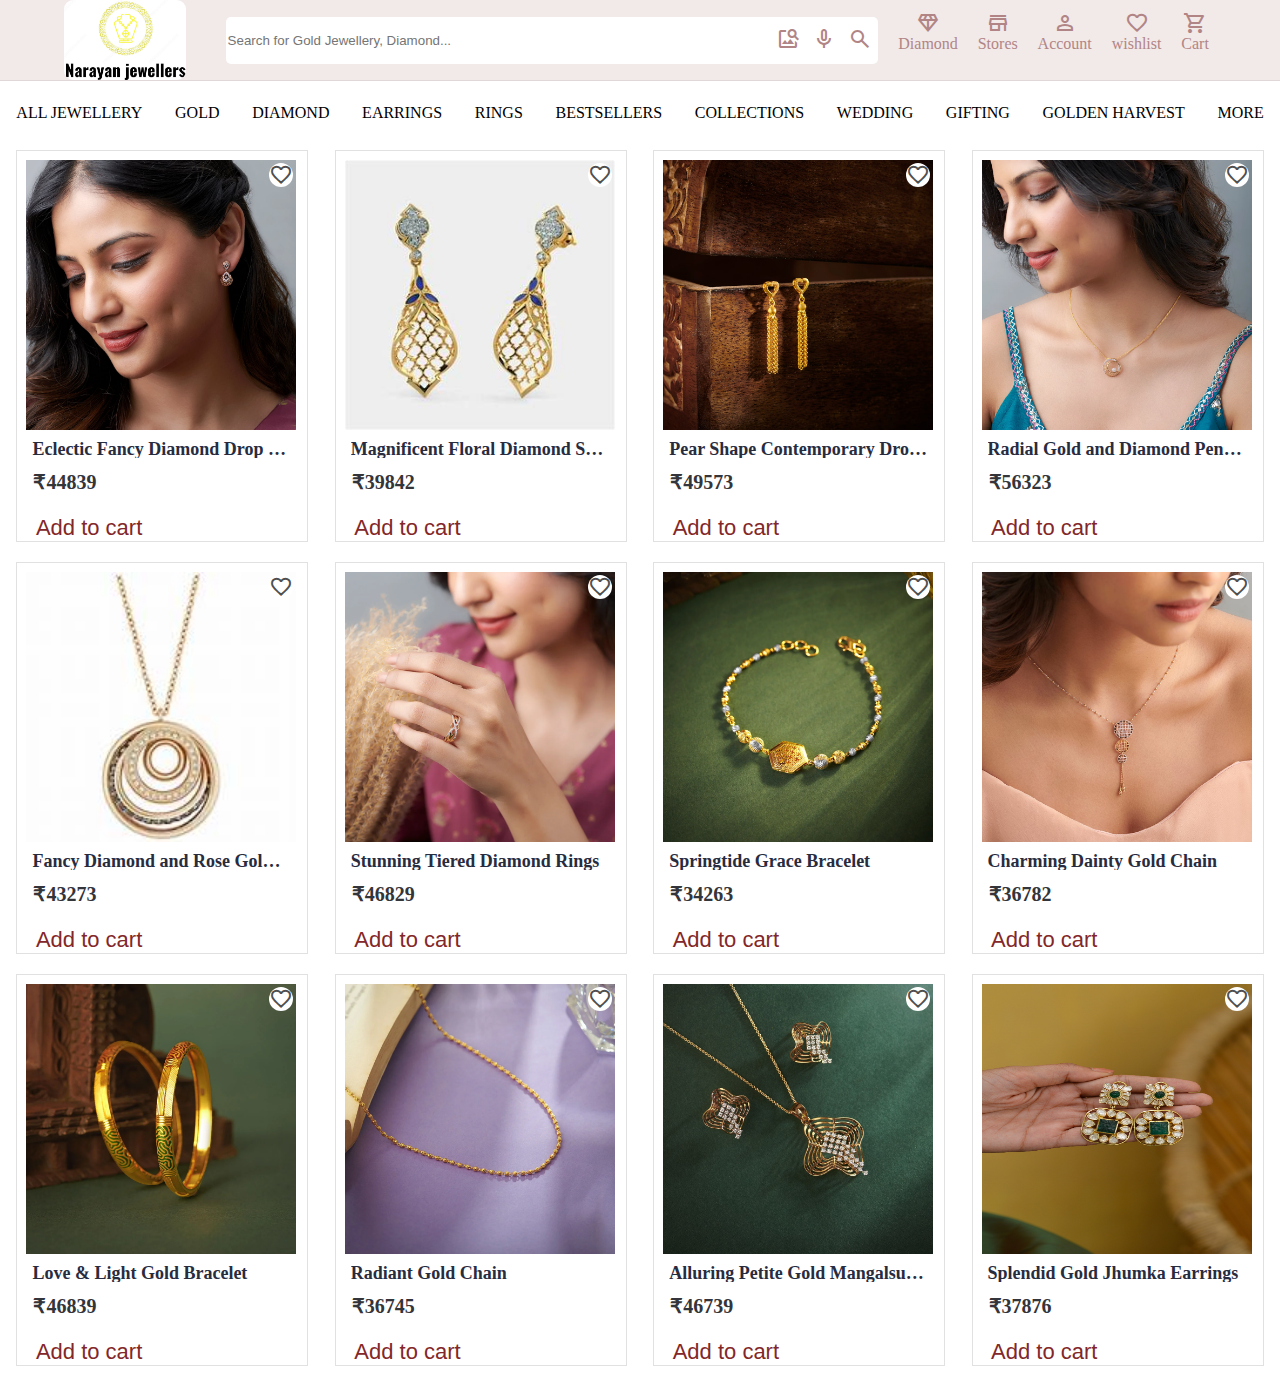
<file: html/allJewellery.html>
<!DOCTYPE html>
<html lang="en">
<head>
    <meta charset="UTF-8">
    <meta name="viewport" content="width=device-width, initial-scale=1.0">
    <title>All Jewellery</title>
    <link rel="stylesheet" href="../style.css" />
    <link rel="shortcut icon" href="../img/nackles.jpg" type="image/x-icon">
    <link rel="stylesheet" href="https://fonts.googleapis.com/css2?family=Material+Symbols+Outlined:opsz,wght,FILL,GRAD@20..48,100..700,0..1,-50..200" />
    <link rel="stylesheet" href="../css/allJewellery.css">
</head>
<body>
    <header>
        <nav class="nav_bar">
          <div class="logo_container">
            <a href="../index.html"><img class="logo_img" src="../img/logoEdit.jpg" alt="narayan Jewellers"></a>
          </div>
          <div class="search_bar">
            <input type="text" class="search_input" placeholder="Search for Gold Jewellery, Diamond..."/>
            <button class="icon camera_icon border"><span class="material-symbols-outlined">
              image_search
              </span></button>
            <button class="icon mic_icon border"><span class="material-symbols-outlined">
                mic
                </span></button>
            <button class="icon search_icon"><span class="material-symbols-outlined">
                  search
                  </span></button>
          </div>
          <div class="action_bar">
            <div class="link">
              <a href="#">
                <div class="action_container">
                  <span class="material-symbols-outlined">
                    diamond
                  </span>
                  <span class="action_name">Diamond</span>
                </div>
              </a>
            </div>
            <div class="link">
              <a href="#">
                <div class="action_container">
                  <span class="material-symbols-outlined">
                    store
                  </span>
                  <span class="action_name">Stores</span>
                </div>
              </a>
            </div>
            <div class="dropdown">
              <a href="#">
                <div class="action_container">
                  <span class="material-symbols-outlined">
                    person
                  </span>
                  <span class="action_name">Account</span>
                </div>
              </a>
              <div class="dropdown-content">
                <p id="account_text">My Account</p>
                <p id="login_text">Login to access your account</p>
                <div class="login_container">
                <a href="html/login.html" class="login">LOG IN</a>
                <a href="html/signup.html" class="signup">SIGN UP</a>
                </div>
              </div>
            </div>
            <div>
              <a href="#">
                <div class="action_container">
                  <span class="material-symbols-outlined">
                    favorite
                  </span>
                  <span class="action_name">wishlist</span>
                </div>
              </a>
            </div>
            <div>
              <a href="/html/cart.html">
                <div class="action_container">
                  <span class="material-symbols-outlined">
                    shopping_cart
                  </span>
                  <span class="action_name">Cart</span>
                  <span class="cart-item-count">0</span>

                </div>
              </a>
            </div>
          </div>
        </nav>
      </header>
  
      <main>
        <section class="menu_section">
          <div class="menu">
            <div class="menu_list">
              <a href="allJewellery.html">All Jewellery</a>
              <a href="#">gold</a>
              <a href="#">diamond</a>
              <a href="#">earrings</a>
              <a href="#">rings</a>
              <a href="#">bestsellers</a>
              <a href="#">collections</a>
              <a href="#">wedding</a>
              <a href="#">gifting</a>
              <a href="#">golden harvest</a>
              <a href="#">more</a>
            </div>
          </div>
        </section>

        <section class="products">
            <div class="products-container">
            </div>
        </section>


    <script src="../js/items.js"></script>
    <script src="../js/allJewellery.js"></script>

</body>
</html>
</file>
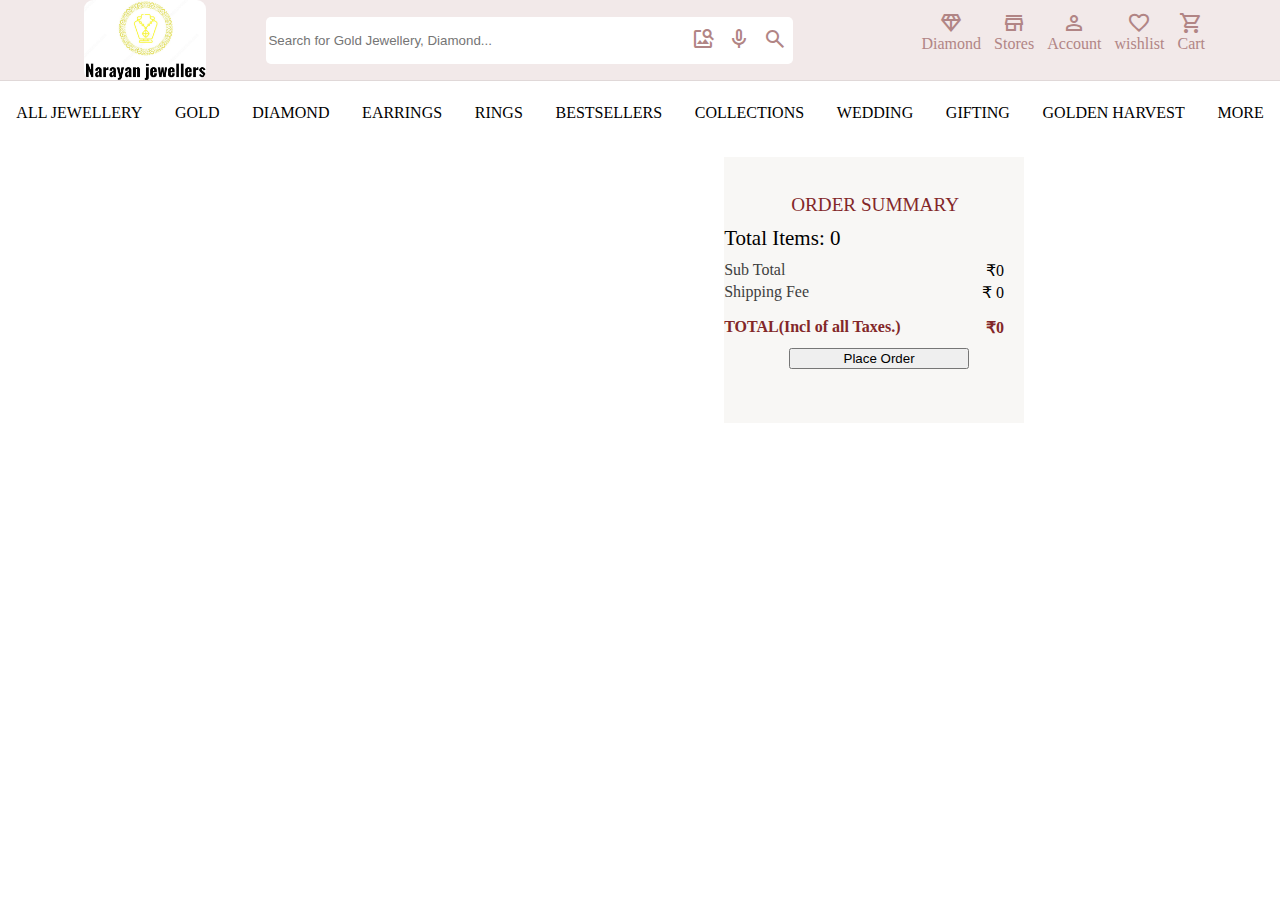
<file: html/cart.html>
<!DOCTYPE html>
<html lang="en">
  <head>
    <meta charset="UTF-8" />
    <meta name="viewport" content="width=device-width, initial-scale=1.0" />
    <title>Cart</title>
    <link rel="stylesheet" href="../style.css" />
    <link rel="shortcut icon" href="../img/nackles.jpg" type="image/x-icon" />
    <link
      rel="stylesheet"
      href="https://fonts.googleapis.com/css2?family=Material+Symbols+Outlined:opsz,wght,FILL,GRAD@20..48,100..700,0..1,-50..200"
    />
    <link rel="stylesheet" href="../css/cart.css" />
  </head>
  <body>
    <header>
      <nav class="nav_bar">
        <div class="burger">
          <div class="line"></div>
          <div class="line"></div>
          <div class="line"></div>
        </div>
        <div class="logo_container">
          <a href="../index.html"
            ><img
              class="logo_img"
              src="../img/logoEdit.jpg"
              alt="narayan Jewellers"
          /></a>
        </div>
        <div class="action">
          <div class="search_bar">
            <input
              type="text"
              class="search_input"
              placeholder="Search for Gold Jewellery, Diamond..."
            />
            <button class="icon camera_icon border">
              <span class="material-symbols-outlined"> image_search </span>
            </button>
            <button class="icon mic_icon border">
              <span class="material-symbols-outlined"> mic </span>
            </button>
            <button class="icon search_icon">
              <span class="material-symbols-outlined"> search </span>
            </button>
          </div>
          <div class="action_bar">
            <div class="link">
              <a href="#">
                <div class="action_container">
                  <span class="material-symbols-outlined"> diamond </span>
                  <span class="action_name">Diamond</span>
                </div>
              </a>
            </div>
            <div class="link">
              <a href="#">
                <div class="action_container">
                  <span class="material-symbols-outlined"> store </span>
                  <span class="action_name">Stores</span>
                </div>
              </a>
            </div>
            <div class="dropdown">
              <a href="#">
                <div class="action_container">
                  <span class="material-symbols-outlined"> person </span>
                  <span class="action_name">Account</span>
                </div>
              </a>
              <div class="dropdown-content">
                <p id="account_text">My Account</p>
                <p id="login_text">Login to access your account</p>
                <div class="login_container">
                  <a href="./html/login.html" class="login">LOG IN</a>
                  <a href="./html/signup.html" class="signup">SIGN UP</a>
                </div>
              </div>
            </div>
            <div>
              <a href="wishlist.html">
                <div class="action_container">
                  <span class="material-symbols-outlined"> favorite </span>
                  <span class="action_name">wishlist</span>
                </div>
              </a>
            </div>
            <div>
              <a href="#">
                <div class="action_container">
                  <span class="material-symbols-outlined"> shopping_cart </span>
                  <span class="action_name">Cart</span>
                  <span class="cart-item-count">0</span>
                </div>
              </a>
            </div>
          </div>
        </div>
      </nav>
    </header>

    <main>
      <section class="menu_section">
        <div class="menu">
          <div class="menu_list">
            <a href="allJewellery.html">All Jewellery</a>
            <a href="#">gold</a>
            <a href="#">diamond</a>
            <a href="#">earrings</a>
            <a href="#">rings</a>
            <a href="#">bestsellers</a>
            <a href="#">collections</a>
            <a href="#">wedding</a>
            <a href="#">gifting</a>
            <a href="#">golden harvest</a>
            <a href="#">more</a>
          </div>
        </div>
      </section>

      <section class="cart-page">
        <div class="cart-items-container"></div>

        <div class="items-summary"></div>
      </section>
    </main>
    <script src="../js/resp.js"></script>
    <script src="../js/items.js"></script>
    <script src="../js/allJewellery.js"></script>
    <script src="../js/cart.js"></script>
  </body>
</html>
</file>
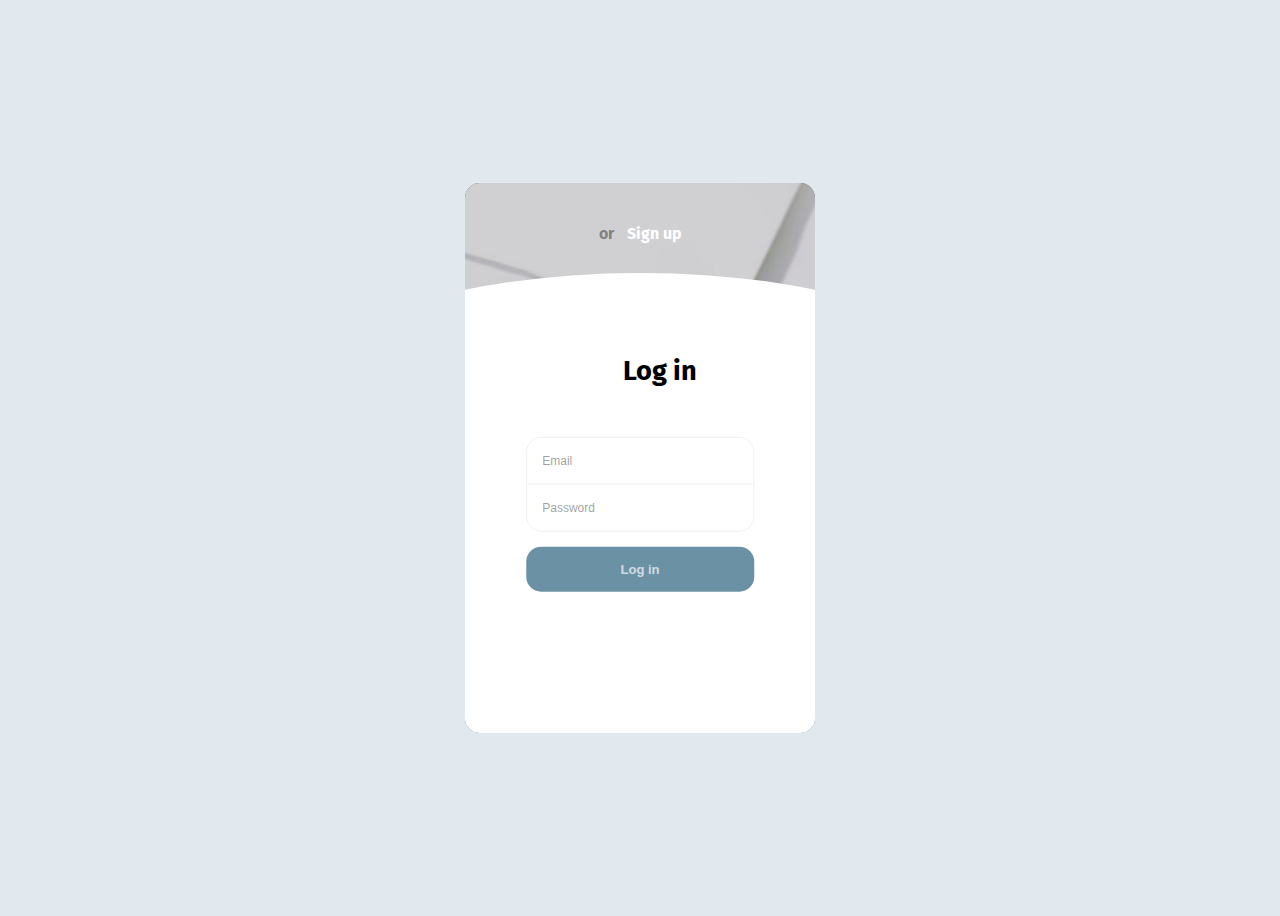
<file: html/login.html>
<!DOCTYPE html>
<html lang="en">
<head>
    <meta charset="UTF-8">
    <meta name="viewport" content="width=device-width, initial-scale=1.0">
    <title>Login</title>
    <link rel="stylesheet" href="../css/loginStyle.css" />
</head>
<body>
    <div class="form-structor">
        <div class="login slide-up">
            <h2 class="form-title" id="signup"><span>or</span>&nbsp; Sign up</h2>
            <div class="form-holder">
                <input type="text" class="input" placeholder="Name" />
                <input type="email" class="input" placeholder="Email" />
                <input type="password" class="input" placeholder="Password" />
            </div>
            <button class="submit-btn">Sign up</button>
        </div>
        <div class="signup">
            <div class="center">
                <h2 class="form-title" id="login"><span>or</span>&nbsp; Log in</h2>
                <div class="form-holder">
                    <input type="email" class="input" placeholder="Email" />
                    <input type="password" class="input" placeholder="Password" />
                </div>
                <button class="submit-btn">Log in</button>
            </div>
        </div>
    </div>
</body>
<script>
    console.clear();

const loginBtn = document.getElementById('login');
const signupBtn = document.getElementById('signup');

loginBtn.addEventListener('click', (e) => {
	let parent = e.target.parentNode.parentNode;
	Array.from(e.target.parentNode.parentNode.classList).find((element) => {
		if(element !== "slide-up") {
			parent.classList.add('slide-up')
		}else{
			signupBtn.parentNode.classList.add('slide-up')
			parent.classList.remove('slide-up')
		}
	});
});

signupBtn.addEventListener('click', (e) => {
	let parent = e.target.parentNode;
	Array.from(e.target.parentNode.classList).find((element) => {
		if(element !== "slide-up") {
			parent.classList.add('slide-up')
		}else{
			loginBtn.parentNode.parentNode.classList.add('slide-up')
			parent.classList.remove('slide-up')
		}
	});
});
</script>
</html>
</file>
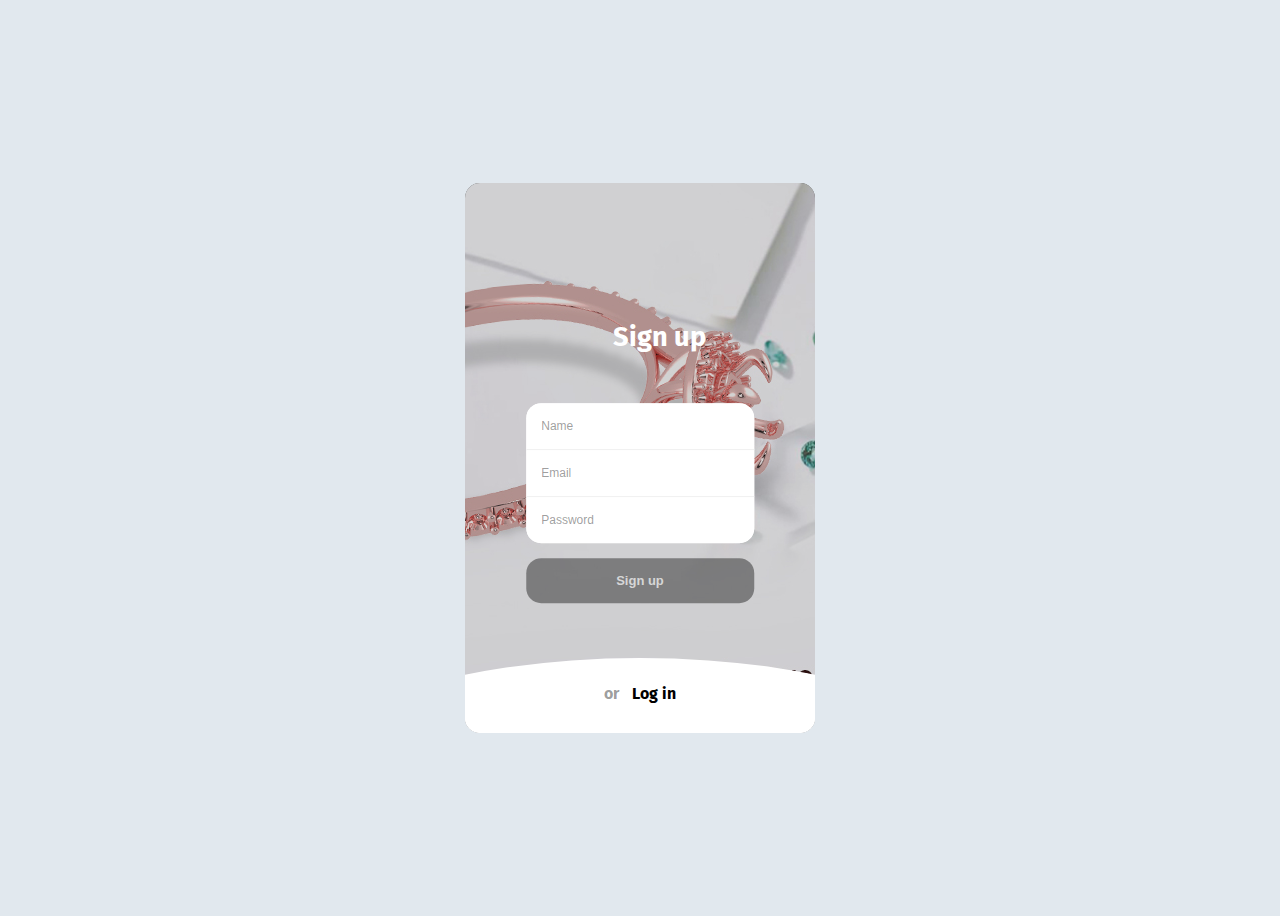
<file: html/signup.html>
<!DOCTYPE html>
<html lang="en">
<head>
    <meta charset="UTF-8">
    <meta name="viewport" content="width=device-width, initial-scale=1.0">
    <title>Signup</title>
    <link rel="stylesheet" href="../css/signupStyle.css">
</head>
<body>
    <div class="form-structor">
        <div class="signup">
            <h2 class="form-title" id="signup"><span>or</span>&nbsp; Sign up</h2>
            <div class="form-holder">
                <input type="text" class="input" placeholder="Name" />
                <input type="email" class="input" placeholder="Email" />
                <input type="password" class="input" placeholder="Password" />
            </div>
            <button class="submit-btn">Sign up</button>
        </div>
        <div class="login slide-up">
            <div class="center">
                <h2 class="form-title" id="login"><span>or</span>&nbsp; Log in</h2>
                <div class="form-holder">
                    <input type="email" class="input" placeholder="Email" />
                    <input type="password" class="input" placeholder="Password" />
                </div>
                <button class="submit-btn">Log in</button>
            </div>
        </div>
    </div>
</body>
<script>
    console.clear();

const loginBtn = document.getElementById('login');
const signupBtn = document.getElementById('signup');

loginBtn.addEventListener('click', (e) => {
	let parent = e.target.parentNode.parentNode;
	Array.from(e.target.parentNode.parentNode.classList).find((element) => {
		if(element !== "slide-up") {
			parent.classList.add('slide-up')
		}else{
			signupBtn.parentNode.classList.add('slide-up')
			parent.classList.remove('slide-up')
		}
	});
});

signupBtn.addEventListener('click', (e) => {
	let parent = e.target.parentNode;
	Array.from(e.target.parentNode.classList).find((element) => {
		if(element !== "slide-up") {
			parent.classList.add('slide-up')
		}else{
			loginBtn.parentNode.parentNode.classList.add('slide-up')
			parent.classList.remove('slide-up')
		}
	});
});
</script>
</html>
</file>
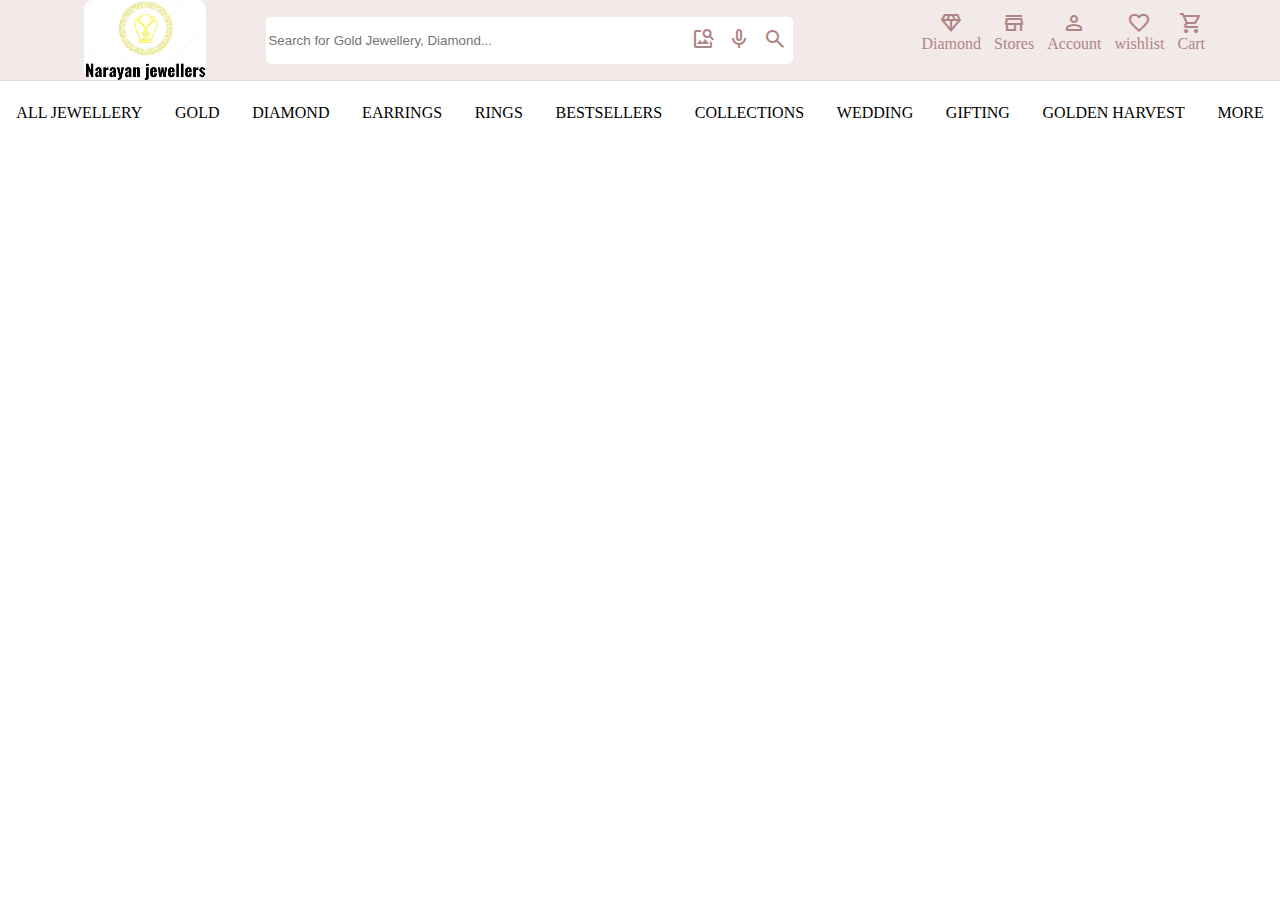
<file: html/wishlist.html>
<!DOCTYPE html>
<html lang="en">
  <head>
    <meta charset="UTF-8" />
    <meta name="viewport" content="width=device-width, initial-scale=1.0" />
    <title>wishlist</title>
    <link rel="stylesheet" href="../style.css" />
    <link rel="shortcut icon" href="../img/nackles.jpg" type="image/x-icon" />
    <link
      rel="stylesheet"
      href="https://fonts.googleapis.com/css2?family=Material+Symbols+Outlined:opsz,wght,FILL,GRAD@20..48,100..700,0..1,-50..200"
    />
    <link rel="stylesheet" href="../css/wishlist.css" />
  </head>
  <body>
    <header>
      <nav class="nav_bar">
        <div class="burger">
          <div class="line"></div>
          <div class="line"></div>
          <div class="line"></div>
        </div>
        <div class="logo_container">
          <a href="../index.html"
            ><img
              class="logo_img"
              src="../img/logoEdit.jpg"
              alt="narayan Jewellers"
          /></a>
        </div>
        <div class="action">
          <div class="search_bar">
            <input
              type="text"
              class="search_input"
              placeholder="Search for Gold Jewellery, Diamond..."
            />
            <button class="icon camera_icon border">
              <span class="material-symbols-outlined"> image_search </span>
            </button>
            <button class="icon mic_icon border">
              <span class="material-symbols-outlined"> mic </span>
            </button>
            <button class="icon search_icon">
              <span class="material-symbols-outlined"> search </span>
            </button>
          </div>
          <div class="action_bar">
            <div class="link">
              <a href="#">
                <div class="action_container">
                  <span class="material-symbols-outlined"> diamond </span>
                  <span class="action_name">Diamond</span>
                </div>
              </a>
            </div>
            <div class="link">
              <a href="#">
                <div class="action_container">
                  <span class="material-symbols-outlined"> store </span>
                  <span class="action_name">Stores</span>
                </div>
              </a>
            </div>
            <div class="dropdown">
              <a href="#">
                <div class="action_container">
                  <span class="material-symbols-outlined"> person </span>
                  <span class="action_name">Account</span>
                </div>
              </a>
              <div class="dropdown-content">
                <p id="account_text">My Account</p>
                <p id="login_text">Login to access your account</p>
                <div class="login_container">
                  <a href="./html/login.html" class="login">LOG IN</a>
                  <a href="./html/signup.html" class="signup">SIGN UP</a>
                </div>
              </div>
            </div>
            <div>
              <a href="#">
                <div class="action_container">
                  <span class="material-symbols-outlined"> favorite </span>
                  <span class="action_name">wishlist</span>
                </div>
              </a>
            </div>
            <div>
              <a href="./html/cart.html">
                <div class="action_container">
                  <span class="material-symbols-outlined"> shopping_cart </span>
                  <span class="action_name">Cart</span>
                  <span class="cart-item-count">0</span>
                </div>
              </a>
            </div>
          </div>
        </div>
      </nav>
    </header>

    <main>
      <section class="menu_section">
        <div class="menu">
          <div class="menu_list">
            <a href="allJewellery.html">All Jewellery</a>
            <a href="#">gold</a>
            <a href="#">diamond</a>
            <a href="#">earrings</a>
            <a href="#">rings</a>
            <a href="#">bestsellers</a>
            <a href="#">collections</a>
            <a href="#">wedding</a>
            <a href="#">gifting</a>
            <a href="#">golden harvest</a>
            <a href="#">more</a>
          </div>
        </div>
      </section>

      <section class="products">
        <div class="products-container"></div>
      </section>
    </main>
    <script src="../js/resp.js"></script>
    <script src="../js/items.js"></script>
    <script src="../js/allJewellery.js"></script>
    <script src="../js/wishlist.js"></script>
  </body>
</html>
</file>
<file: style.css>
body {
  padding: 0px;
  margin: 0px;
  box-sizing: border-box;
}
a {
  text-decoration: none;
}
button {
  cursor: pointer;
}
header {
  background-color: #f2e9e9;
  width: 100%;
  position: fixed;
  min-width: 4rem;
  z-index: 10;
  top: 0;
  justify-content: space-between;
}
.nav_bar {
  display: flex;
  width: 100%;
  border-bottom: 1px solid #e0d8d8;
  justify-content: space-evenly;
  align-items: center;
}
.burger {
  display: none;
  position: absolute;
  cursor: pointer;
  left: 2%;
  top: 50px;
}
.line {
  width: 33px;
  background-color: black;
  height: 4px;
  margin: 5px 5px;
}
.logo_img {
  height: 80px;
  border-radius: 9px;
  display: flex;
  justify-content: center;
  flex-wrap: wrap;
}
.logo_container {
  margin-left: 5%;
}
.search_bar {
  display: flex;
  align-items: center;
  height: 52px;
  width: 51%;
  margin-left: 40px;
}
.search_input {
  display: flex;
  flex-wrap: wrap;
  height: 45px;
  width: 650px;
  flex-grow: 1;
  min-width: 230px;
  border-top-left-radius: 5px;
  border-bottom-left-radius: 5px;
  background-color: white;
  border: none;
}
.icon {
  box-sizing: content-box;
  height: 45px;
  background-color: white;
  border: none;
  color: #b18585;
}
.icon:hover {
  position: relative;
  top: 2%;
}
.search_icon {
  border-top-right-radius: 5px;
  border-bottom-right-radius: 5px;
}
.action_bar {
  margin-right: 4%;
  display: flex;
  min-width: 10px;
  justify-content: space-evenly;
  width: 30%;
}
.action_container {
  color: #b18585;
  display: flex;
  flex-direction: column;
  align-items: center;
  /* position: relative; */
}
.action_container:hover {
  position: relative;
  top: 2%;
}

.cart-item-count {
  position: relative;
  background-color: rgba(255, 2, 2, 0.683);
  border-radius: 40%;
  width: 12px;
  color: white;
  left: 10px;
  bottom: 48px;
  white-space: nowrap;
  text-align: center;
  line-height: 18px;
  height: 16px;
  font-size: 18px;
  font-weight: 700;
}
.dropdown-content {
  display: none;
  position: absolute;
  right: 150px;
  background-color: #f9f9f9;
  min-width: 160px;
  box-shadow: 0px 8px 16px 0px rgba(0, 0, 0, 0.2);
  z-index: 1;
}
.dropdown-content a {
  float: none;
  color: black;
  padding: 12px 16px;
  text-decoration: none;
  display: block;
  text-align: left;
}
.dropdown:hover .dropdown-content {
  display: block;
}
#account_text {
  color: black;
  font-size: 1.6em;
  text-transform: uppercase;
  text-align: center;
}
#login_text {
  color: maroon;
  font-size: 1.2em;
  text-align: center;
}
.login_container {
  display: flex;
}
.login {
  background-color: #6b92a4;
  height: 15px;
  width: 60px;
  border-radius: 7px;
  margin-bottom: 5px;
  margin-right: 6px;
  margin-left: 15px;
}
.signup {
  background-color: #d0d0d2;
  height: 15px;
  width: 66px;
  border-radius: 7px;
  margin-bottom: 5px;
  align-items: center;
}

.action {
  display: flex;
  justify-content: space-between;
  align-items: center;
  flex-wrap: wrap;
}

.menu_section {
  width: 100%;
  min-width: 6rem;
}
.menu {
  display: flex;
  z-index: 9;
  margin-top: 85px;
  background-color: white;
  height: 55px;
}
.menu_list {
  display: flex;
  flex-wrap: wrap;
  align-items: center;
  width: 100%;
  min-width: 6rem;
  justify-content: space-around;
}
.menu_list a {
  text-transform: uppercase;
  font-size: 1em;
  display: flex;
  text-decoration: none;
  color: black;
}
.menu_list a:hover {
  color: gold;
  box-shadow: 0 2px 0 0 currentcolor;
  transition: 0.6s;
}
.menu_list a:active {
  background-color: rgb(254, 248, 211);
}
.banner_image {
  width: 100%;
}

#slide-img {
  display: flex;
  align-items: center;
}
.side-text {
  position: relative;
  left: 60px;
  margin-right: 62px;
  font-size: 20px;
  font-family: cursive;
}
.name-initial {
  font-weight: bolder;
  color: gold;
  font-style: italic;
}
#arrow {
  content: "\2937";
  font-size: 100px;
  position: relative;
  bottom: 69px;
  left: 334px;
}

#slider {
  width: 485px;
  height: 340px;
  margin-top: 15px;
  margin-bottom: 100px;
}
/* .navigation_btns .prev {
      z-index: 8;
      font-size: 25px;
      left: 461px;
      font-weight: 700;
    }
    .navigation_btns .next {
      left: 6px;
      font-size: 25px;
      z-index: 8;
      font-weight: 700;
    } */
.navigation_btns .nav_btn {
  background: rgba(255, 255, 255, 0.34);
  cursor: pointer;
  border-radius: 50%;
  width: 1px;
  height: 1px;
  display: flex;
  justify-content: center;
  align-items: center;
  box-shadow: 2px 2px 10px rgba(0, 0, 0, 0.4);
}
.navigation_btns .nav_btn:hover {
  background: rgba(245, 245, 245, 0.607);
}

.slider-carousel {
  transition: all 0.3s ease;
}
.slider-carousel img {
  width: 482px;
  height: 407px;
  transition: all 0.3s ease;
  border: 6px double red;
}

.images {
  position: absolute;
  display: none;
}

.main {
  display: block;
}

.image-btn {
  position: absolute;
  bottom: 10px;
  left: 7px;
  width: 482px;
  display: flex;
  font-size: 20px;
  justify-content: center;
  align-items: center;
  background: rgba(0, 0, 0, 0.121);
  height: 26px;
}
.image-btn input {
  border-radius: 3px;
  background-color: rgb(224 173 142);
  color: #6f6a67;
  cursor: pointer;
  border: 2px solid #716967;
  transition: 1s;
  font-family: cursive;
}
.image-btn input:hover {
  background-color: rgba(240, 163, 163, 0.959);
  color: white;
}
hr {
  background-color: #84292b;
  border: none;
  height: 2px;
  width: 80%;
  margin-bottom: 30px;
}
.category-text {
  font-family: system-ui, -apple-system, BlinkMacSystemFont, "Segoe UI", Roboto,
    Oxygen, Ubuntu, Cantarell, "Open Sans", "Helvetica Neue", sans-serif;
  text-align: center;
  font-weight: bolder;
  font-size: larger;
}
.category-img {
  width: 100%;
  display: flex;
  flex-wrap: wrap;
  justify-content: space-evenly;
  align-items: center;
  margin-bottom: 90px;
}
.img-set {
  margin-bottom: 15px;
  position: relative;
}
.hovercap {
  position: absolute;
  bottom: -19px;
  left: 0px;
  width: 228px;
  border-bottom-left-radius: 10px;
  border-bottom-right-radius: 10px;
  padding: 1px;
  color: goldenrod;
  background-color: rgba(0, 0, 0, 0.897);
  visibility: none;
  opacity: 0;
  transition: opacity 0.8s;
}
.img-set img {
  display: flex;
  border-radius: 10px;
  width: 230px;
  height: 170px;
  position: relative;
  top: 42px;
}
.img-set:hover .hovercap {
  visibility: visible;
  opacity: 1;
}
.txt-set {
  text-align: center;
  width: 60px;
}
.txt-set a {
  text-decoration: none;
  color: rgb(255, 12, 252, 0.92);
  font-family: cursive;
  transition: 1s;
  display: flex;
  position: relative;
  top: 42px;
  left: 84px;
  text-align: center;
}
.txt-set a:hover {
  text-decoration: underline;
  text-decoration-color: rgb(255, 12, 252, 0.92);
  color: rgb(231, 153, 228);
}
video {
  width: 100%;
}
.gender-text {
  font-family: system-ui, -apple-system, BlinkMacSystemFont, "Segoe UI", Roboto,
    Oxygen, Ubuntu, Cantarell, "Open Sans", "Helvetica Neue", sans-serif;
  text-align: center;
  font-weight: bolder;
  font-size: larger;
}

.gender-img {
  width: 100%;
  display: flex;
  flex-wrap: wrap;
  justify-content: space-evenly;
  align-items: center;
  margin-bottom: 50px;
}
.gimg-set {
  position: relative;
}

.gimg-set img {
  width: 380px;
  height: 350px;
  border-radius: 10px;
}

.fullcap {
  position: absolute;
  top: 0px;
  left: 0px;
  width: 380px;
  height: 350px;
  display: flex;
  justify-content: center;
  align-items: center;
  font-size: x-large;
  font-weight: bolder;
  font-family: "Lucida Sans", "Lucida Sans Regular", "Lucida Grande",
    "Lucida Sans Unicode", Geneva, Verdana, sans-serif;
  font-style: italic;
  text-decoration: underline;
  background-color: rgba(245, 245, 245, 0.881);
  visibility: none;
  opacity: 0;
  transition: opacity 0.7s ease-in;
}

.men {
  color: royalblue;
}

.gimg-set:hover .fullcap {
  visibility: visible;
  opacity: 1;
}
.txt-set2 {
  width: 60px;
}

.txt-set2 a {
  top: 0px;
  left: 160px;
}
.gift-txt {
  font-family: system-ui, -apple-system, BlinkMacSystemFont, "Segoe UI", Roboto,
    Oxygen, Ubuntu, Cantarell, "Open Sans", "Helvetica Neue", sans-serif;
  text-align: center;
  font-weight: bolder;
  font-size: larger;
}

.gift-img {
  display: flex;
  flex-wrap: wrap;
  justify-content: space-evenly;
}

.gift-img img {
  width: 90%;
  height: 80%;
}

.gift-img a:hover {
  opacity: 0.9;
}

.ytplay {
  display: flex;
  justify-content: space-evenly;
  align-items: center;
  background-color: black;
  width: 100%;
  flex-wrap: wrap;
}
.ytvideo {
  display: flex;
  justify-content: center;
  align-items: center;
  width: 50%;
  height: 460px;
}
.ytvideo iframe {
  display: flex;
  margin-right: 80px;
  width: 700px;
  height: 450px;
  box-sizing: border-box;
}
.logo-img img {
  width: 415px;
  height: 270px;
}
.flip-box {
  background-color: transparent;
  width: 500px;
  height: 270px;
  perspective: 1000px; /*3D effect */
}

.logo-img {
  position: relative;
  width: 100%;
  height: 100%;
  transition: transform 0.8s;
  transform-style: preserve-3d;
}

.flip-box:hover .logo-img {
  transform: rotateY(180deg);
}

.front-side,
.back-side {
  position: absolute;
  width: 100%;
  height: 100%;
  backface-visibility: hidden;
}
.back-side {
  background-color: #14274f;
  color: white;
  transform: rotateY(180deg);
}
h2.address {
  font-weight: bolder;
  text-align: center;
  font-family: "Times New Roman", Times, serif;
}
.end2 {
  background-color: maroon;
  border-style: groove;
  height: 4px;
  width: 100%;
  border: none;
  margin-bottom: 0px;
}

:root {
  --theme-col: gold;
}
.space-y-2 > :not([hidden]) ~ :not([hidden]) {
  --tw-space-y-reverse: 0;
  margin-top: calc(0.5rem * calc(1 - var(--tw-space-y-reverse)));
  margin-bottom: calc(0.5rem * var(--tw-space-y-reverse));
}
footer {
  background-color: black;
}
.f-item-con {
  margin-top: 6px;
  padding: 1.5rem 4rem;
  display: grid;
  grid-template-columns: repeat(3, minmax(0, 1fr));
  grid-gap: 2rem;
}
footer .app-name {
  color: white;
  border-left: 4px solid var(--theme-col);
  padding-left: 1.5rem;
  font-size: 1.875rem;
  line-height: 2.25rem;
  font-weight: 700;
}
.app-name .app-initial {
  color: var(--theme-col);
}
footer .app-info p {
  color: white;
  padding-left: 1.65rem;
}

footer .footer-title {
  font-size: 1.25rem;
  line-height: 1.75rem;
  color: white;
  border-left: 4px solid var(--theme-col);
  padding-left: 1.5rem;
  height: fit-content;
}
footer ul {
  padding-left: 1.75rem;
  color: white;
  font-size: 0.875rem /* 14px */;
  line-height: 1.25rem;
  margin-top: 0.5rem;
  list-style: none;
}
footer ul li {
  margin: 0.25rem 0;
  width: fit-content;
}
footer ul li a {
  text-decoration: none;
  color: #d4d4d4;
}
footer ul li a:hover {
  color: white;
}
footer .help-sec {
  grid-column-start: 2;
}
footer .cr-con {
  background-color: #232127;
  color: white;
  padding: 1rem 4rem;
  text-align: center;
}
.g-i-t {
  display: grid;
  grid-column-start: 3;
  grid-row-start: 1;
  grid-row-end: 3;
}
.g-i-t form {
  display: flex;
  flex-direction: column;
  margin-top: 1rem;
  --tw-space-y-reverse: 0;
  margin-top: calc(0.5rem * calc(1 - var(--tw-space-y-reverse)));
  margin-bottom: calc(0.5rem * var(--tw-space-y-reverse));
}
form .g-inp {
  padding: 0.25rem 0.5rem;
  font-size: 16px;
}
.g-inp textarea {
  height: 150px;
}
.f-btn {
  padding: 0.25rem 1rem;
  background-color: var(--theme-col);
  border-radius: 0.25rem;
  font-size: 16px;
  color: white;
  font-weight: 500;
}
.f-btn:hover {
  background-color: rgb(207, 177, 10);
}

/* @media only screen and (min-width: 594px) and (max-width: 1000px),
  screen and (max-width: 593px) {
  .logo_container {
    margin-left: 1% !important;
  }
  .action {
    flex-direction: column-reverse;
  }
  .action_bar,
  .search_bar {
    width: 50%;
    margin-right: 30%;
    margin-left: 0px;
  }
  .action_bar {
    margin-top: 2%;
  }
  .search_bar {
    margin-bottom: 2%;
  }
  .burger {
    display: block;
  }
  .v-class-res,
  .end2 {
    visibility: hidden !important;
  }
  .banner,
  .video_banner,
  .gift,
  #gender,
  #category,
  footer {
    width: 183%;
  }
  .img-set {
    margin-bottom: 80px;
    margin-right: 5%;
  }

  .gimg-set {
    margin-bottom: 5%;
  }
  .gift-img img {
    width: 80%;
    height: 80%;
  }
  .ytplay {
    width: 183% !important;
    flex-wrap: nowrap !important;
  }
  .front-side {
    position: relative !important;
  }
  .logo-img img {
    width: 333px !important;
  }
  .back-side {
    top: 1% !important;
  }
  .menu_section {
    width: 183% !important;
    position: sticky;
    top: 9%;
    z-index: 20;
  }
  .menu_list {
    flex-direction: column;
  }
}
@media only screen and (max-width: 593px) {
  .logo_container {
    margin-left: 45% !important;
  }
} */

@media only screen and (max-width: 1022px) {
  .burger {
    display: block;
    margin-right: 5px;
  }
  .v-class-res,
  .end2 {
    visibility: hidden;
  }
  .menu_section {
    position: relative;
    top: 35px;
    display: flex;
    flex-direction: column;
  }
  .menu {
    height: 130px;
  }
  .menu_list {
    gap: 10px;
  }
  .action {
    flex-direction: column-reverse;
  }
  .logo_container {
    margin-left: 10%;
  }
  .logo_img {
    height: 65px;
  }
  .action_bar,
  .search_bar {
    margin-right: 33%;
  }
  .action_bar {
    width: 67%;
  }
  .search_input {
    width: 300px;
    min-width: 0px;
  }
  .camera_icon,
  #slide-img,
  .mic_icon {
    display: none;
  }

  .logo-img img {
    width: 100%;
  }
  .f-item-con {
    gap: 10rem;
  }
}
</file>
<file: css/allJewellery.css>
.products-container {
  display: flex;
  justify-content: space-evenly;
  flex-wrap: wrap;
}
.product-container {
  border: 1px solid #e1e1e1;
  height: 390px;
  width: 290px;
  margin: 10px;
}
.product-details {
  width: 270px;
  height: 270px;
  margin: 9px;
  position: relative;
}
.product-image {
  width: 100%;
  height: 100%;
}
.wishlist {
  position: absolute;
  top: 3px;
  left: 243px;
  background-color: white;
  border-radius: 50%;
  color: rgba(0, 0, 0, 0.699);
}
.product-name {
  font-weight: 700;
  font-size: 18px;
  line-height: 1;
  color: #282c3f;
  overflow: hidden;
  text-overflow: ellipsis;
  white-space: nowrap;
  margin: 6px;
}
.product-price {
  font-size: 20px;
  font-weight: 900;
  margin-top: 12px;
  margin-left: 7px;
  color: #34353a;
}
.product-cart {
  width: 100%;
  font-size: 22px;
  color: #832729;
  margin: 0px 7px 0px 0px;
}
.btn-add-cart {
  border: none;
  background-color: transparent;
}
</file>
<file: css/cart.css>
.cart-page {
  width: 70%;
  margin-left: 10%;
  display: flex;
}
.cart-items-container {
  width: 100%;
}
.cart-item-container {
  width: 70%;
  display: flex;
  border: 2px solid #e8e1e18f;
  border-left: none;
  border-right: none;
  margin-bottom: 10px;
}
.left-side {
  width: 70%;
  margin-right: 60px;
  margin-top: 7px;
}
.item-image {
  width: 100%;
  height: 200px;
  border-radius: 10px;
}
.product-name {
  color: #832729;
  font-size: 1.5em;
  font-weight: 600;
  margin: 24px 0px 15px 0px;
}

.product-weight {
  color: #997575;
}
.product-price {
  font-size: x-large;
  font-weight: 700;
  color: #3e3e3e;
  margin: 17px 0px 22px 0px;
}
.remove {
  display: flex;
  margin-right: 15px;
}
.remove-icon {
  color: #885b5c;
}

.remove-text,
.wishlist-text {
  font-weight: 600;
  color: black;
  margin-left: 5px;
}
.wishlist,
.action {
  display: flex;
}
.wishlist-icon {
  margin-left: 15px;
  color: #885b5c;
}
.heading-text {
  font-weight: 500;
  font-size: larger;
  color: #832729;
  margin-bottom: 10px;
  margin-left: 67px;
  margin-top: 37px;
}
.items-summary {
  width: 460px;
  margin: 17px 0px 24px 12px;
  background-color: #f8f7f5;
  height: 266px;
}
.total-quantity {
  font-size: 21px;
  margin-bottom: 10px;
}
.text {
  color: #3e3e3e;
}
.subtotal {
  margin-bottom: 4px;
}
.value {
  float: right;
  margin-right: 20px;
}
.total {
  color: #832729;
  font-weight: bolder;
  margin-top: 17px;
}
.placeOrder-btn {
  margin-top: 12px;
  margin-left: 65px;
  width: 60%;
}

@media only screen and (max-width: 1000px) {
  .cart-page {
    width: 100vw;
    margin-left: 25%;
    flex-direction: column;
    margin-top: 70px;
  }
}
</file>
<file: css/loginStyle.css>
@import url("https://fonts.googleapis.com/css?family=Fira+Sans");

html,body {
	position: relative;
	min-height: 100vh;
	background-color: #E1E8EE;
	display: flex;
	align-items: center;
	justify-content: center;
	font-family: "Fira Sans", Helvetica, Arial, sans-serif;
  -webkit-font-smoothing: antialiased;
  -moz-osx-font-smoothing: grayscale;
}

.form-structor {
	background-color: #222;
	border-radius: 15px;
	height: 550px;
	width: 350px;
	position: relative;
	overflow: hidden;
	
	&::after {
		content: '';
		opacity: .8;
		position: absolute;
		top: 0;right:0;bottom:0;left:0;
		background-repeat: no-repeat;
		background-position: left bottom;
		background-size: 500px;
		background-image: url('../img/Customized.jpg');
	}
	
	.signup {
        position: absolute;
		top: 20%;
		left: 0;
		right: 0;
		bottom: 0;
		background-color: #fff;
		z-index: 5;
		transition: all .3s ease;
		
		&::before {
			content: '';
			position: absolute;
			left: 50%;
			top: -20px;
			transform: translate(-50%, 0);
			background-color: #fff;
			width: 200%;
			height: 250px;
			border-radius: 50%;
			z-index: 4;
			transition: all .3s ease;
		}
		
		.center {
			position: absolute;
			top: calc(50% - 10%);
			left: 50%;
			transform: translate(-50%, -50%);
			width: 65%;
			z-index: 5;
			transition: all .3s ease;
			
			.form-title {
				color: #000;
				font-size: 1.7em;
				text-align: center;

				span {
					color: rgba(0,0,0,0.4);
					opacity: 0;
			    visibility: hidden;
				transition: all .3s ease;
				}
			}

			.form-holder {
				border-radius: 15px;
				background-color: #fff;
				border: 1px solid #eee;
				overflow: hidden;
				margin-top: 50px;
				opacity: 1;
				visibility: visible;
				transition: all .3s ease;

				.input {
					border: 0;
					outline: none;
					box-shadow: none;
					display: block;
					height: 30px;
					line-height: 30px;
					padding: 8px 15px;
					border-bottom: 1px solid #eee;
					width: 100%;
					font-size: 12px;

					&:last-child {
						border-bottom: 0;
					}
					&::-webkit-input-placeholder {
						color: rgba(0,0,0,0.4);
					}
				}
			}

			.submit-btn {
				background-color: #6B92A4;
				color: rgba(256,256,256,0.7);
				border:0;
				border-radius: 15px;
				display: block;
				margin: 15px auto; 
				padding: 15px 45px;
				width: 100%;
				font-size: 13px;
				font-weight: bold;
				cursor: pointer;
				opacity: 1;
				visibility: visible;
				transition: all .3s ease;

				&:hover {
					transition: all .3s ease;
					background-color: rgba(0,0,0,0.8);
				}
			}
		}
		
		&.slide-up {
			top: 90%;
			transition: all .3s ease;
		}
		
		&.slide-up .center {
			top: 10%;
			transform: translate(-50%, 0%);
			transition: all .3s ease;
		}
		
		&.slide-up .form-holder,
		&.slide-up .submit-btn {
			opacity: 0;
			visibility: hidden;
			transition: all .3s ease;
		}
		
		&.slide-up .form-title {
			font-size: 1em;
			margin: 0;
			padding: 0;
			cursor: pointer;
			transition: all .3s ease;
		}
		
		&.slide-up .form-title span {
			margin-right: 5px;
			opacity: 1;
			visibility: visible;
			transition: all .3s ease;
		}
		
	}
	
	.login {
        position: absolute;
		top: 50%;
		left: 50%;
		transform: translate(-50%, -50%);
		width: 65%;
		z-index: 5;
		transition: all .3s ease;
		
		
		&.slide-up {
			top: 5%;
			transform: translate(-50%, 0%);
			transition: all .3s ease;
		}
		
		&.slide-up .form-holder,
		&.slide-up .submit-btn {
			opacity: 0;
			visibility: hidden;
		}
		
		&.slide-up .form-title {
			font-size: 1em;
			cursor: pointer;
		}
		
		&.slide-up .form-title span {
			margin-right: 5px;
			opacity: 1;
			visibility: visible;
			transition: all .3s ease;
		}
		
		.form-title {
			color: #fff;
			font-size: 1.7em;
			text-align: center;
			
			span {
				color: rgba(0,0,0,0.4);
				opacity: 0;
				visibility: hidden;
				transition: all .3s ease;
			}
		}
		
		.form-holder {
			border-radius: 15px;
            /* background-image: url('../img/Customized.jpg'); */
			background-color: #fff;
			overflow: hidden;
			margin-top: 50px;
			opacity: 1;
			visibility: visible;
			transition: all .3s ease;
			
			.input {
				border: 0;
				outline: none;
				box-shadow: none;
				display: block;
				height: 30px;
				line-height: 30px;
				padding: 8px 15px;
				border-bottom: 1px solid #eee;
				width: 100%;
				font-size: 12px;
				
				&:last-child {
					border-bottom: 0;
				}
				&::-webkit-input-placeholder {
					color: rgba(0,0,0,0.4);
				}
			}
		}
		
		.submit-btn {
			background-color: rgba(0,0,0,0.4);
			color: rgba(256,256,256,0.7);
			border:0;
			border-radius: 15px;
			display: block;
			margin: 15px auto; 
			padding: 15px 45px;
			width: 100%;
			font-size: 13px;
			font-weight: bold;
			cursor: pointer;
			opacity: 1;
			visibility: visible;
			transition: all .3s ease;
			
			&:hover {
				transition: all .3s ease;
				background-color: rgba(0,0,0,0.8);
			}
		}
		
	}
}
</file>
<file: css/signupStyle.css>
@import url("https://fonts.googleapis.com/css?family=Fira+Sans");

html,body {
	position: relative;
	min-height: 100vh;
	background-color: #E1E8EE;
	display: flex;
	align-items: center;
	justify-content: center;
	font-family: "Fira Sans", Helvetica, Arial, sans-serif;
  -webkit-font-smoothing: antialiased;
  -moz-osx-font-smoothing: grayscale;
}

.form-structor {
	background-color: #222;
	border-radius: 15px;
	height: 550px;
	width: 350px;
	position: relative;
	overflow: hidden;
	
	&::after {
		content: '';
		opacity: .8;
		position: absolute;
		top: 0;right:0;bottom:0;left:0;
		background-repeat: no-repeat;
		background-position: left bottom;
		background-size: 500px;
		background-image: url('../img/Customized.jpg');
	}
	
	.signup {
		position: absolute;
		top: 50%;
		left: 50%;
		transform: translate(-50%, -50%);
		width: 65%;
		z-index: 5;
		transition: all .3s ease;
		
		
		&.slide-up {
			top: 5%;
			transform: translate(-50%, 0%);
			transition: all .3s ease;
		}
		
		&.slide-up .form-holder,
		&.slide-up .submit-btn {
			opacity: 0;
			visibility: hidden;
		}
		
		&.slide-up .form-title {
			font-size: 1em;
			cursor: pointer;
		}
		
		&.slide-up .form-title span {
			margin-right: 5px;
			opacity: 1;
			visibility: visible;
			transition: all .3s ease;
		}
		
		.form-title {
			color: #fff;
			font-size: 1.7em;
			text-align: center;
			
			span {
				color: rgba(0,0,0,0.4);
				opacity: 0;
				visibility: hidden;
				transition: all .3s ease;
			}
		}
		
		.form-holder {
			border-radius: 15px;
			background-color: #fff;
			overflow: hidden;
			margin-top: 50px;
			opacity: 1;
			visibility: visible;
			transition: all .3s ease;
			
			.input {
				border: 0;
				outline: none;
				box-shadow: none;
				display: block;
				height: 30px;
				line-height: 30px;
				padding: 8px 15px;
				border-bottom: 1px solid #eee;
				width: 100%;
				font-size: 12px;
				
				&:last-child {
					border-bottom: 0;
				}
				&::-webkit-input-placeholder {
					color: rgba(0,0,0,0.4);
				}
			}
		}
		
		.submit-btn {
			background-color: rgba(0,0,0,0.4);
			color: rgba(256,256,256,0.7);
			border:0;
			border-radius: 15px;
			display: block;
			margin: 15px auto; 
			padding: 15px 45px;
			width: 100%;
			font-size: 13px;
			font-weight: bold;
			cursor: pointer;
			opacity: 1;
			visibility: visible;
			transition: all .3s ease;
			
			&:hover {
				transition: all .3s ease;
				background-color: rgba(0,0,0,0.8);
			}
		}
	}
	
	.login {
		position: absolute;
		top: 20%;
		left: 0;
		right: 0;
		bottom: 0;
		background-color: #fff;
		z-index: 5;
		transition: all .3s ease;
		
		&::before {
			content: '';
			position: absolute;
			left: 50%;
			top: -20px;
			transform: translate(-50%, 0);
			background-color: #fff;
			width: 200%;
			height: 250px;
			border-radius: 50%;
			z-index: 4;
			transition: all .3s ease;
		}
		
		.center {
			position: absolute;
			top: calc(50% - 10%);
			left: 50%;
			transform: translate(-50%, -50%);
			width: 65%;
			z-index: 5;
			transition: all .3s ease;
			
			.form-title {
				color: #000;
				font-size: 1.7em;
				text-align: center;

				span {
					color: rgba(0,0,0,0.4);
					opacity: 0;
			    visibility: hidden;
				transition: all .3s ease;
				}
			}

			.form-holder {
				border-radius: 15px;
				background-color: #fff;
				border: 1px solid #eee;
				overflow: hidden;
				margin-top: 50px;
				opacity: 1;
				visibility: visible;
				transition: all .3s ease;

				.input {
					border: 0;
					outline: none;
					box-shadow: none;
					display: block;
					height: 30px;
					line-height: 30px;
					padding: 8px 15px;
					border-bottom: 1px solid #eee;
					width: 100%;
					font-size: 12px;

					&:last-child {
						border-bottom: 0;
					}
					&::-webkit-input-placeholder {
						color: rgba(0,0,0,0.4);
					}
				}
			}

			.submit-btn {
				background-color: #6B92A4;
				color: rgba(256,256,256,0.7);
				border:0;
				border-radius: 15px;
				display: block;
				margin: 15px auto; 
				padding: 15px 45px;
				width: 100%;
				font-size: 13px;
				font-weight: bold;
				cursor: pointer;
				opacity: 1;
				visibility: visible;
				transition: all .3s ease;

				&:hover {
					transition: all .3s ease;
					background-color: rgba(0,0,0,0.8);
				}
			}
		}
		
		&.slide-up {
			top: 90%;
			transition: all .3s ease;
		}
		
		&.slide-up .center {
			top: 10%;
			transform: translate(-50%, 0%);
			transition: all .3s ease;
		}
		
		&.slide-up .form-holder,
		&.slide-up .submit-btn {
			opacity: 0;
			visibility: hidden;
			transition: all .3s ease;
		}
		
		&.slide-up .form-title {
			font-size: 1em;
			margin: 0;
			padding: 0;
			cursor: pointer;
			transition: all .3s ease;
		}
		
		&.slide-up .form-title span {
			margin-right: 5px;
			opacity: 1;
			visibility: visible;
			transition: all .3s ease;
		}
	}
}
</file>
<file: css/wishlist.css>
.products {
  margin: 95px 0px 0px 210px;
  width: 70%;
}
.products-container {
  display: flex;
  justify-content: space-evenly;
  flex-wrap: wrap;
}
.product-container {
  border: 1px solid #e1e1e1;
  height: 390px;
  width: 290px;
  margin: 10px;
}
.product-details {
  width: 270px;
  height: 270px;
  margin: 9px;
  position: relative;
}
.product-image {
  width: 100%;
  height: 100%;
}
.wishlist {
  position: absolute;
  top: 3px;
  left: 243px;
  background-color: red;
  border-radius: 50%;
  color: rgba(0, 0, 0, 0.699);
  margin: 0px;
  padding: 0px;
}
.product-name {
  font-weight: 700;
  font-size: 18px;
  line-height: 1;
  color: #282c3f;
  overflow: hidden;
  text-overflow: ellipsis;
  white-space: nowrap;
  margin: 6px;
}
.product-price {
  font-size: 20px;
  font-weight: 900;
  margin-top: 12px;
  margin-left: 7px;
  color: #34353a;
}
.product-cart {
  width: 100%;
  font-size: 22px;
  color: #832729;
  margin: 0px 7px 0px 0px;
}
.btn-add-cart {
  border: none;
  background-color: transparent;
}
</file>
